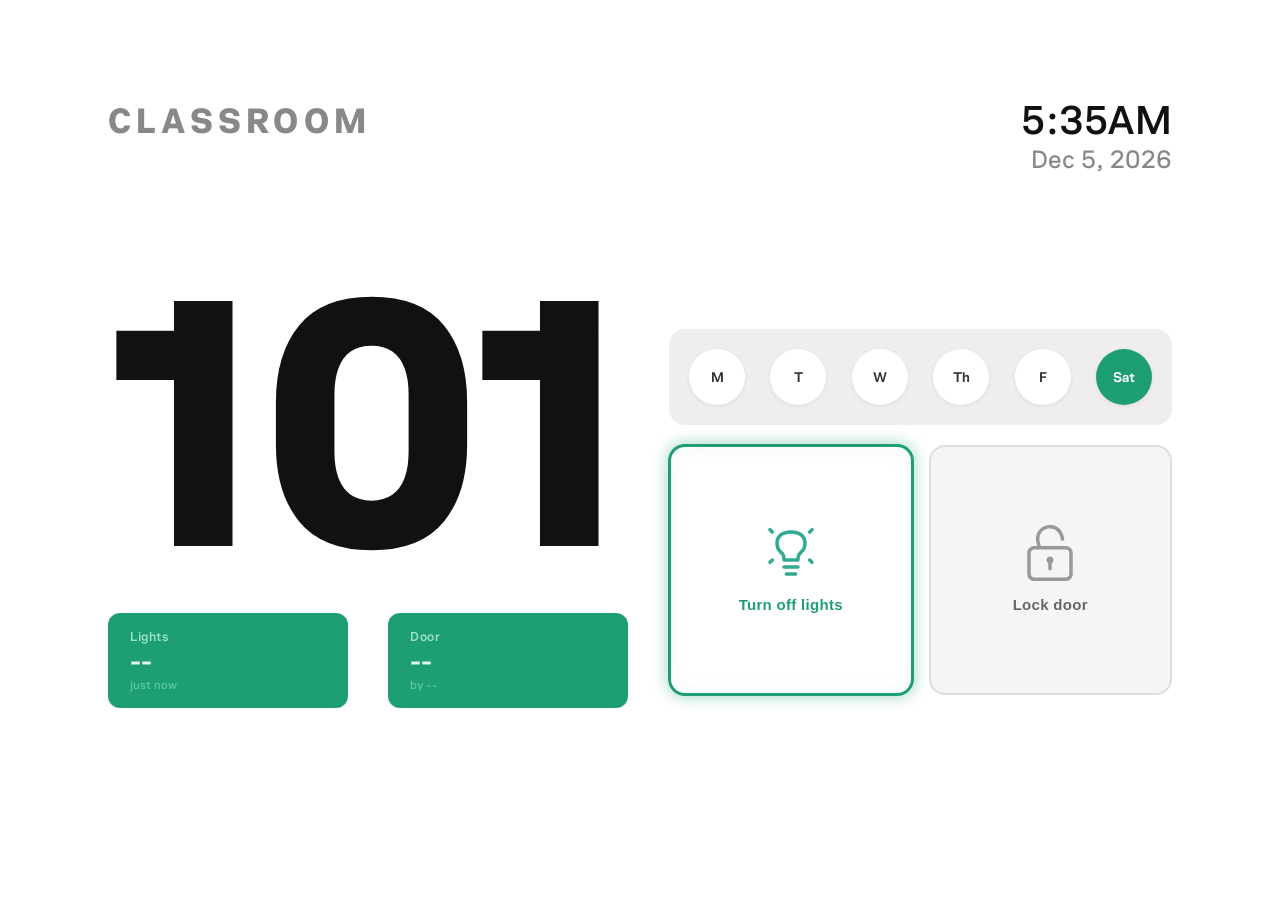
<file: index.html>
<!DOCTYPE html>
<html lang="en">
<head>
  <meta charset="UTF-8" />
  <meta name="viewport" content="width=device-width, initial-scale=1.0" />
  <title>Classroom 101 Control Panel</title>
  <link rel="stylesheet" href="style.css" />
</head>
<body>

  <div class="dash">

    <!-- Top Bar -->
    <div class="top-bar">
      <div class="label-classroom">Classroom</div>
      <div class="time-block">
        <div class="time-display" id="time-display">--:--</div>
        <div class="date-display" id="date-display">--</div>
      </div>
    </div>

    <!-- Main Area -->
    <div class="main-area">

      <!-- Left: Room number + status chips -->
      <div class="left-col">
        <div class="room-number">101</div>
        <div class="status-chips">
          <div class="chip" id="lights-chip">
            <div class="chip-label">Lights</div>
            <div class="chip-value" id="lights-val">--</div>
            <div class="chip-since">for --</div>
          </div>
          <div class="chip" id="door-chip">
            <div class="chip-label">Door</div>
            <div class="chip-value" id="door-val">--</div>
            <div class="chip-by" id="door-by">by --</div>
          </div>
        </div>
      </div>

      <!-- Right: Schedule + control buttons -->
      <div class="right-col">

        <!-- Schedule Section -->
        <div class="schedule-section">
          <div class="day-buttons">
            <button class="day-btn" onclick="showSchedule(event, 'M')">M</button>
            <button class="day-btn" onclick="showSchedule(event, 'T')">T</button>
            <button class="day-btn" onclick="showSchedule(event, 'W')">W</button>
            <button class="day-btn" onclick="showSchedule(event, 'Th')">Th</button>
            <button class="day-btn" onclick="showSchedule(event, 'F')">F</button>
            <button class="day-btn" onclick="showSchedule(event, 'Sat')">Sat</button>
          </div>

          <!-- Schedule Data -->
          <div class="schedule-data" style="display:none">

            <div data-day="M">
              <div data-subject="Mathematics" data-meta="7:00AM – 8:30AM | Prof. Santos"></div>
              <div data-subject="English"     data-meta="9:00AM – 10:00AM | Prof. Reyes"></div>
              <div data-subject="PE"          data-meta="11:00AM – 12:00PM | Prof. Cruz"></div>
            </div>

            <div data-day="T">
              <div data-subject="Science"     data-meta="7:00AM – 8:30AM | Prof. Lim"></div>
              <div data-subject="History"     data-meta="9:00AM – 10:00AM | Prof. Gomez"></div>
              <div data-subject="Art"         data-meta="11:00AM – 12:00PM | Prof. Tan"></div>
              <div data-subject="Music"       data-meta="1:00PM – 2:00PM | Prof. Vega"></div>
            </div>

            <div data-day="W">
              <div data-subject="Mathematics" data-meta="7:00AM – 8:30AM | Prof. Santos"></div>
              <div data-subject="Music"       data-meta="9:00AM – 10:00AM | Prof. Vega"></div>
              <div data-subject="Science"     data-meta="11:00AM – 12:00PM | Prof. Lim"></div>
            </div>

            <div data-day="Th">
              <div data-subject="Microprocessor" data-meta="9:00AM – 10:00AM | Prof. Brenda Maxine"></div>
              <div data-subject="English"        data-meta="10:00AM – 11:00AM | Prof. Reyes"></div>
              <div data-subject="History"        data-meta="1:00PM – 2:00PM | Prof. Gomez"></div>
              <div data-subject="PE"             data-meta="2:00PM – 3:00PM | Prof. Cruz"></div>
            </div>

            <div data-day="F">
              <div data-subject="Art"         data-meta="7:00AM – 8:30AM | Prof. Tan"></div>
              <div data-subject="Mathematics" data-meta="9:00AM – 10:00AM | Prof. Santos"></div>
              <div data-subject="Music"       data-meta="11:00AM – 12:00PM | Prof. Vega"></div>
            </div>

            <div data-day="Sat">
              <div data-subject="Mathematics" data-meta="7:00AM – 8:30AM | Prof. Santos"></div>
            </div>

          </div>

          <div class="schedule-popup" id="schedule-popup">
            <div class="schedule-list" id="schedule-list"></div>
          </div>
        </div>

        <!-- Control Buttons -->
        <div class="control-buttons">
          <button class="ctrl-btn active-light" id="btn-lights"
                  onclick="toggleLights()" aria-label="Toggle lights">
            <img id="btn-lights-icon" class="ctrl-icon" src="assets/light-on.svg" alt="lights icon">
            <div class="ctrl-label" id="btn-lights-label">Turn off lights</div>
          </button>
          <button class="ctrl-btn" id="btn-door"
                  onclick="toggleDoor()" aria-label="Toggle door lock">
            <img id="btn-door-icon" class="ctrl-icon" src="assets/lock-open.svg" alt="lock icon">
            <div class="ctrl-label" id="btn-door-label">Lock door</div>
          </button>
        </div>

      </div>
    </div>

        <!-- RFID Modal -->
    <div class="rfid-overlay" id="rfid-overlay">
      <div class="rfid-popup" id="rfid-popup">
        <div class="rfid-header">
          <span id="rfid-title">Enter RFID to Lock</span>
          <button class="rfid-close" onclick="closeRFID()">✕</button>
        </div>
        <div class="rfid-input-row">
          <input type="text" class="rfid-input" id="rfid-input" placeholder="RFID number" readonly />
          <button class="rfid-clear" onclick="rfidClear()">⌫</button>
        </div>
        <div class="rfid-keyboard">
          <div class="rfid-row">
            <button class="rfid-key" onclick="rfidType('1')">1</button>
            <button class="rfid-key" onclick="rfidType('2')">2</button>
            <button class="rfid-key" onclick="rfidType('3')">3</button>
            <button class="rfid-key" onclick="rfidType('4')">4</button>
            <button class="rfid-key" onclick="rfidType('5')">5</button>
            <button class="rfid-key" onclick="rfidType('6')">6</button>
            <button class="rfid-key" onclick="rfidType('7')">7</button>
            <button class="rfid-key" onclick="rfidType('8')">8</button>
            <button class="rfid-key" onclick="rfidType('9')">9</button>
            <button class="rfid-key" onclick="rfidType('0')">0</button>
          </div>
          <div class="rfid-row">
            <button class="rfid-key" onclick="rfidType('a')">a</button>
            <button class="rfid-key" onclick="rfidType('b')">b</button>
            <button class="rfid-key" onclick="rfidType('c')">c</button>
            <button class="rfid-key" onclick="rfidType('d')">d</button>
            <button class="rfid-key" onclick="rfidType('e')">e</button>
            <button class="rfid-key" onclick="rfidType('f')">f</button>
            <button class="rfid-key" onclick="rfidType('g')">g</button>
            <button class="rfid-key" onclick="rfidType('h')">h</button>
            <button class="rfid-key" onclick="rfidType('i')">i</button>
            <button class="rfid-key" onclick="rfidType('j')">j</button>
          </div>
          <div class="rfid-row">
            <button class="rfid-key" onclick="rfidType('k')">k</button>
            <button class="rfid-key" onclick="rfidType('l')">l</button>
            <button class="rfid-key" onclick="rfidType('m')">m</button>
            <button class="rfid-key" onclick="rfidType('n')">n</button>
            <button class="rfid-key" onclick="rfidType('o')">o</button>
            <button class="rfid-key" onclick="rfidType('p')">p</button>
            <button class="rfid-key" onclick="rfidType('q')">q</button>
            <button class="rfid-key" onclick="rfidType('r')">r</button>
            <button class="rfid-key" onclick="rfidType('s')">s</button>
            <button class="rfid-key" onclick="rfidType('t')">t</button>
          </div>
          <div class="rfid-row">
            <button class="rfid-key" onclick="rfidType('u')">u</button>
            <button class="rfid-key" onclick="rfidType('v')">v</button>
            <button class="rfid-key" onclick="rfidType('w')">w</button>
            <button class="rfid-key" onclick="rfidType('x')">x</button>
            <button class="rfid-key" onclick="rfidType('y')">y</button>
            <button class="rfid-key" onclick="rfidType('z')">z</button>
          </div>
          <div class="rfid-row">
            <button class="rfid-key rfid-submit" onclick="rfidSubmit()">Confirm</button>
          </div>
        </div>
      </div>
    </div>
  </div>

  <script src="script.js"></script>
</body>
</html>
</file>
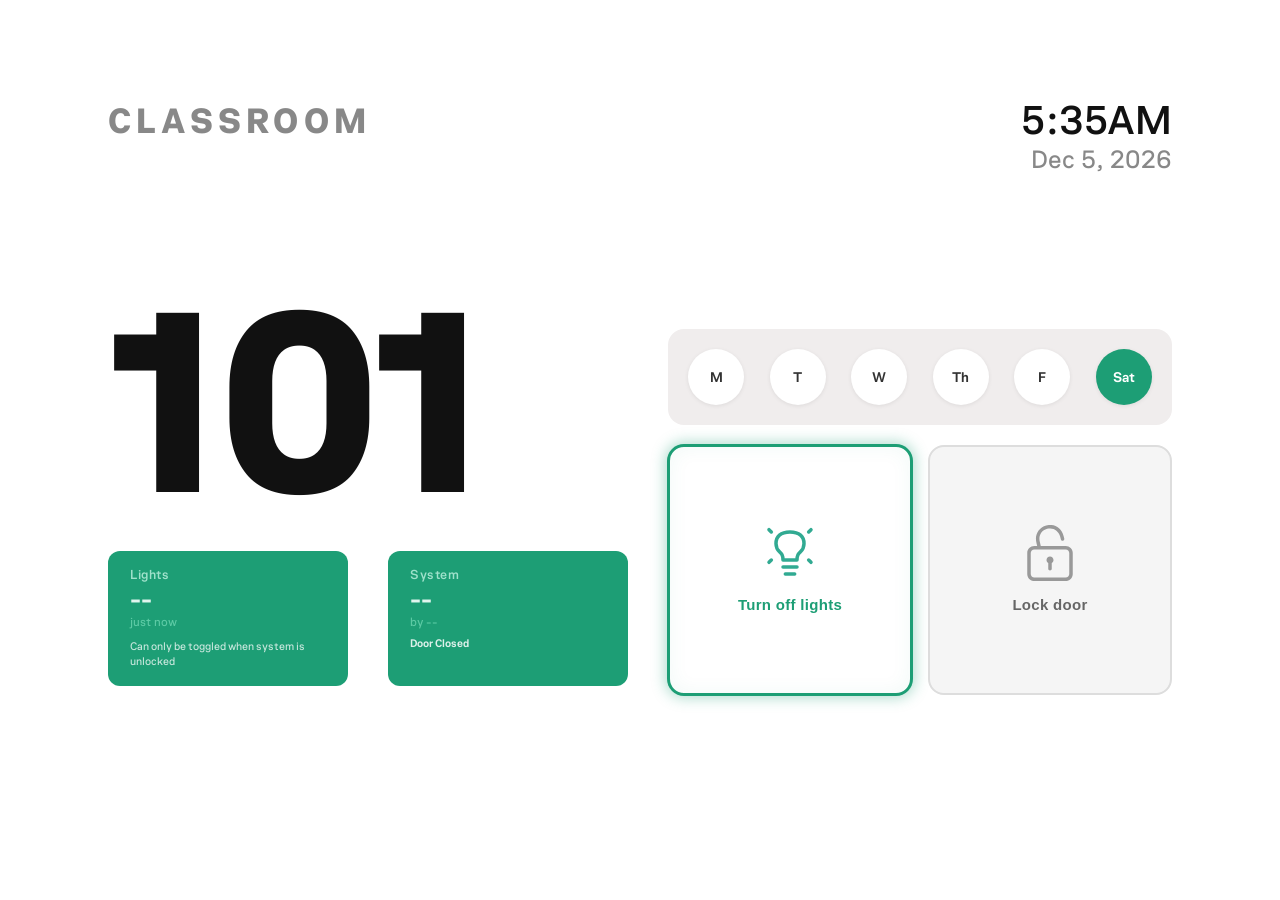
<file: data/index.html>
<!DOCTYPE html>
<html lang="en">

<head>
  <meta charset="UTF-8" />
  <meta name="viewport" content="width=device-width, initial-scale=1.0" />
  <title>Classroom 101 Control Panel</title>
  <link rel="stylesheet" href="style.css" />
</head>

<body>

  <div class="dash">

    <!-- Top Bar -->
    <div class="top-bar">
      <div class="label-classroom">Classroom</div>
      <div class="time-block">
        <div class="time-display" id="time-display">--:--</div>
        <div class="date-display" id="date-display">--</div>
      </div>
    </div>

    <!-- Main Area -->
    <div class="main-area">

      <!-- Left: Room number + status chips -->
      <div class="left-col">
        <div class="room-number">101</div>
        <div class="status-chips">
          <div class="chip" id="lights-chip">
            <div class="chip-label">Lights</div>
            <div class="chip-value" id="lights-val">--</div>
            <div class="chip-since">for --</div>
            <div class="chip-reminder" id="lights-reminder">
              Can only be toggled when system is unlocked
            </div>
          </div>
          <div class="chip" id="door-chip">
            <div class="chip-label">System</div>
            <div class="chip-value" id="door-val">--</div>
            <div class="chip-by" id="door-by">by --</div>
            <div class="chip-door-status" id="door-status">
              Door Closed
            </div>
          </div>
        </div>
      </div>

      <!-- Right: Schedule + control buttons -->
      <div class="right-col">

        <!-- Schedule Section -->
        <div class="schedule-section">
          <div class="day-buttons">
            <button class="day-btn" onclick="showSchedule(event, 'M')">M</button>
            <button class="day-btn" onclick="showSchedule(event, 'T')">T</button>
            <button class="day-btn" onclick="showSchedule(event, 'W')">W</button>
            <button class="day-btn" onclick="showSchedule(event, 'Th')">Th</button>
            <button class="day-btn" onclick="showSchedule(event, 'F')">F</button>
            <button class="day-btn" onclick="showSchedule(event, 'Sat')">Sat</button>
          </div>

          <!-- Schedule Data -->
          <div class="schedule-data" style="display:none">

            <div data-day="M">
              <div data-subject="Mathematics" data-meta="7:00AM – 8:30AM | Prof. Santos"></div>
              <div data-subject="English" data-meta="9:00AM – 10:00AM | Prof. Reyes"></div>
              <div data-subject="PE" data-meta="11:00AM – 12:00PM | Prof. Cruz"></div>
            </div>

            <div data-day="T">
              <div data-subject="Science" data-meta="7:00AM – 8:30AM | Prof. Lim"></div>
              <div data-subject="History" data-meta="9:00AM – 10:00AM | Prof. Gomez"></div>
              <div data-subject="Art" data-meta="11:00AM – 12:00PM | Prof. Tan"></div>
              <div data-subject="Music" data-meta="1:00PM – 2:00PM | Prof. Vega"></div>
            </div>

            <div data-day="W">
              <div data-subject="Mathematics" data-meta="7:00AM – 8:30AM | Prof. Santos"></div>
              <div data-subject="Music" data-meta="9:00AM – 10:00AM | Prof. Vega"></div>
              <div data-subject="Science" data-meta="11:00AM – 12:00PM | Prof. Lim"></div>
            </div>

            <div data-day="Th">
              <div data-subject="Microprocessor" data-meta="9:00AM – 10:00AM | Prof. Brenda Maxine"></div>
              <div data-subject="English" data-meta="10:00AM – 11:00AM | Prof. Reyes"></div>
              <div data-subject="History" data-meta="1:00PM – 2:00PM | Prof. Gomez"></div>
              <div data-subject="PE" data-meta="2:00PM – 3:00PM | Prof. Cruz"></div>
            </div>

            <div data-day="F">
              <div data-subject="Art" data-meta="7:00AM – 8:30AM | Prof. Tan"></div>
              <div data-subject="Mathematics" data-meta="9:00AM – 10:00AM | Prof. Santos"></div>
              <div data-subject="Music" data-meta="11:00AM – 12:00PM | Prof. Vega"></div>
            </div>

            <div data-day="Sat">
              <div data-subject="Mathematics" data-meta="7:00AM – 8:30AM | Prof. Santos"></div>
            </div>

          </div>

          <div class="schedule-popup" id="schedule-popup">
            <div class="schedule-list" id="schedule-list"></div>
          </div>
        </div>

        <!-- Control Buttons -->
        <div class="control-buttons">
          <button class="ctrl-btn active-light" id="btn-lights" onclick="toggleLights()" aria-label="Toggle lights">
            <img id="btn-lights-icon" class="ctrl-icon" src="assets/light-on.svg" alt="lights icon">
            <div class="ctrl-label" id="btn-lights-label">Turn off lights</div>
          </button>
          <button class="ctrl-btn" id="btn-door" onclick="toggleDoor()" aria-label="Toggle door lock">
            <img id="btn-door-icon" class="ctrl-icon" src="assets/lock-open.svg" alt="lock icon">
            <div class="ctrl-label" id="btn-door-label">Lock door</div>
          </button>
        </div>

      </div>
    </div>

    <!-- RFID Modal -->
    <div class="rfid-overlay" id="rfid-overlay">
      <div class="rfid-popup" id="rfid-popup">
        <div class="rfid-header">
          <span id="rfid-title">Enter RFID to Lock</span>
          <button class="rfid-close" onclick="closeRFID()">✕</button>
        </div>
        <div class="rfid-input-row">
          <input type="text" class="rfid-input" id="rfid-input" placeholder="RFID number" readonly />
          <button class="rfid-clear" onclick="rfidClear()">⌫</button>
        </div>
        <div class="rfid-keyboard">
          <div class="rfid-row">
            <button class="rfid-key" onclick="rfidType('1')">1</button>
            <button class="rfid-key" onclick="rfidType('2')">2</button>
            <button class="rfid-key" onclick="rfidType('3')">3</button>
            <button class="rfid-key" onclick="rfidType('4')">4</button>
            <button class="rfid-key" onclick="rfidType('5')">5</button>
            <button class="rfid-key" onclick="rfidType('6')">6</button>
            <button class="rfid-key" onclick="rfidType('7')">7</button>
            <button class="rfid-key" onclick="rfidType('8')">8</button>
            <button class="rfid-key" onclick="rfidType('9')">9</button>
            <button class="rfid-key" onclick="rfidType('0')">0</button>
          </div>
          <div class="rfid-row">
            <button class="rfid-key" onclick="rfidType('a')">a</button>
            <button class="rfid-key" onclick="rfidType('b')">b</button>
            <button class="rfid-key" onclick="rfidType('c')">c</button>
            <button class="rfid-key" onclick="rfidType('d')">d</button>
            <button class="rfid-key" onclick="rfidType('e')">e</button>
            <button class="rfid-key" onclick="rfidType('f')">f</button>
            <button class="rfid-key" onclick="rfidType('g')">g</button>
            <button class="rfid-key" onclick="rfidType('h')">h</button>
            <button class="rfid-key" onclick="rfidType('i')">i</button>
            <button class="rfid-key" onclick="rfidType('j')">j</button>
          </div>
          <div class="rfid-row">
            <button class="rfid-key" onclick="rfidType('k')">k</button>
            <button class="rfid-key" onclick="rfidType('l')">l</button>
            <button class="rfid-key" onclick="rfidType('m')">m</button>
            <button class="rfid-key" onclick="rfidType('n')">n</button>
            <button class="rfid-key" onclick="rfidType('o')">o</button>
            <button class="rfid-key" onclick="rfidType('p')">p</button>
            <button class="rfid-key" onclick="rfidType('q')">q</button>
            <button class="rfid-key" onclick="rfidType('r')">r</button>
            <button class="rfid-key" onclick="rfidType('s')">s</button>
            <button class="rfid-key" onclick="rfidType('t')">t</button>
          </div>
          <div class="rfid-row">
            <button class="rfid-key" onclick="rfidType('u')">u</button>
            <button class="rfid-key" onclick="rfidType('v')">v</button>
            <button class="rfid-key" onclick="rfidType('w')">w</button>
            <button class="rfid-key" onclick="rfidType('x')">x</button>
            <button class="rfid-key" onclick="rfidType('y')">y</button>
            <button class="rfid-key" onclick="rfidType('z')">z</button>
          </div>
          <div class="rfid-row">
            <button class="rfid-key rfid-submit" onclick="rfidSubmit()">Confirm</button>
          </div>
        </div>
      </div>
    </div>
  </div>

  <script src="script.js"></script>
</body>

</html>
</file>
<file: style.css>
@font-face {
  font-family: 'Akt';
  src: url(assets/Akt-font.ttf) format('truetype');
}

* {
  box-sizing: border-box;
  margin: 0;
  padding: 0;
}

html, body {
  height: 100%;
  width: 100%;
}

body {
  background: #ffffff;
  font-family: 'Akt', sans-serif;
}

.dash {
  background: #ffffff;
  padding: 100px 108px;
  width: 100%;
  height: 100vh;
  display: flex;
  flex-direction: column;
}

/* ── Top Bar ── */
.top-bar {
  display: flex;
  justify-content: space-between;
  align-items: flex-start;
  margin-bottom: 0;
}

.label-classroom {
  font-weight: 800;
  font-size: 35px;
  letter-spacing: 0.14em;
  color: #888;
  text-transform: uppercase;
}

.time-block { text-align: right; }

.time-display {
  font-size: 40px;
  font-weight: 500;
  color: #111;
  line-height: 1;
}

.date-display {
  font-size: 25px;
  color: #888;
  margin-top: 4px;
}

/* ── Main Grid ── */
.main-area {
  display: grid;
  grid-template-columns: 1fr 1fr;
  gap: 40px;
  align-items: center;
  flex: 1;
}

/* ── Room Number ── */
.room-number {
  font-size: 350px;
  font-weight: 800;
  line-height: 0.9;
  color: #111;
  letter-spacing: -6px;
  margin-bottom: 32px;
}

/* ── Status Chips ── */
.status-chips { display: flex; gap: 40px; }

.chip {
  background: #1D9E75;
  width: 240px;
  border-radius: 12px;
  padding: 16px 22px;
  min-width: 140px;
  transition: background 0.2s;
}
.chip.off    { background: #5F5E5A; }
.chip.locked { background: #a51818; }

.chip-label {
  font-size: 13px;
  color: #9FE1CB;
  font-weight: 500;
  letter-spacing: 0.04em;
  margin-bottom: 4px;
}
.chip.off    .chip-label { color: #B4B2A9; }
.chip.locked .chip-label { color: #f4b4b4; }

.chip-value {
  font-size: 24px;
  font-weight: 700;
  color: #E1F5EE;
  line-height: 1.1;
}
.chip.off    .chip-value { color: #F1EFE8; }
.chip.locked .chip-value { color: #fde8e8; }

.chip-since, .chip-by { font-size: 12px; color: #5DCAA5; margin-top: 3px; }
.chip.off    .chip-since { color: #B4B2A9; }
.chip.locked .chip-by { color: #f4b4b4; }

/* ── Right Column ── */
.right-col { display: flex; flex-direction: column; gap: 20px; }

/* ── Schedule Section ── */
.schedule-section {
  position: relative;
  background: #f0eded;
  border-radius: 16px;
  padding: 20px;
  margin-top: 50px;
}

.day-buttons {
  display: flex;
  gap: 10px;
  justify-content: space-between;
}

.day-btn {
  background: #fff;
  border: none;
  border-radius: 50%;
  width: 56px;
  height: 56px;
  font-size: 14px;
  font-weight: 600;
  color: #333;
  cursor: pointer;
  font-family: 'Akt', sans-serif;
  transition: background 0.15s, color 0.15s;
  box-shadow: 0 1px 4px rgba(0,0,0,0.08);
}

.day-btn:hover { background: #e8e8e8; }

.day-btn.active {
  background: #1D9E75;
  color: #fff;
}

/* ── Schedule Popup (floats, doesn't affect layout) ── */
.schedule-popup {
  display: none;
  position: absolute;
  top: calc(100% + 8px);
  z-index: 50;
  background: #fff;
  border-radius: 12px;
  padding: 12px;
  max-height: 220px;
  width:250px;
  overflow-y: auto;
  box-shadow: 0 8px 24px rgba(0,0,0,0.14);
  flex-direction: column;
  gap: 8px;
}

.schedule-popup.open {
  display: flex;
}

.schedule-list {
  display: flex;
  flex-direction: column;
  gap: 8px;
}

.schedule-item {
  display: flex;
  flex-direction: column;
  padding: 10px 14px;
  gap: 3px;
  border-radius: 8px;
  background: #f5f5f5;   
}

.schedule-subject {
  font-size: 14px;
  font-weight: 700;
  color: #111;        
}

.schedule-meta {
  font-size: 11px;
  color: #888;          
}

/* ── Control Buttons ── */
.control-buttons { display: grid; grid-template-columns: 1fr 1fr; gap: 16px; }

.ctrl-btn {
  background: #f5f5f5;
  border: 2px solid #ddd;
  border-radius: 16px;
  height: 250px;
  padding: 36px 20px;
  display: flex;
  flex-direction: column;
  align-items: center;
  justify-content: center;
  gap: 14px;
  cursor: pointer;
  transition: background 0.2s, border-color 0.2s, box-shadow 0.2s, transform 0.1s;
  width: 100%;
}

.ctrl-btn:hover  { background: #ebebeb; border-color: #bbb; }
.ctrl-btn:active { transform: scale(0.97); }

.ctrl-btn.active-light,
.ctrl-btn.active-locked {
  background: #ffffff;
  border: 2px solid #1D9E75;
  box-shadow:
    0 0 0 1px #1D9E75,
    0 0 14px 3px rgba(29, 158, 117, 0.35),
    inset 0 0 20px rgba(29, 158, 117, 0.06);
}

.ctrl-icon {
  width: 56px;
  height: 56px;
  filter: invert(60%);
}

.ctrl-btn.active-light  .ctrl-icon,
.ctrl-btn.active-locked .ctrl-icon {
  filter: invert(52%) sepia(60%) saturate(400%) hue-rotate(118deg) brightness(95%);
}

.ctrl-label {
  font-size: 15px;
  font-weight: 600;
  color: #666;
  letter-spacing: 0.02em;
  text-align: center;
  line-height: 1.3;
}

.ctrl-btn.active-light  .ctrl-label,
.ctrl-btn.active-locked .ctrl-label { color: #1D9E75; }

/* ── RFID Modal ── */
.rfid-overlay {
  display: none;
  position: fixed;
  inset: 0;
  background: rgba(0,0,0,0.35);
  z-index: 200;
  justify-content: center;
  align-items: center;
}

.rfid-overlay.open {
  display: flex;
}

.rfid-popup {
  background: #fff;
  border-radius: 16px;
  padding: 24px;
  width: 450px;
  box-shadow: 0 12px 40px rgba(0,0,0,0.18);
  display: flex;
  flex-direction: column;
  gap: 16px;
}

.rfid-header {
  display: flex;
  justify-content: space-between;
  align-items: center;
}

.rfid-header span {
  font-size: 16px;
  font-weight: 700;
  color: #111;
}

.rfid-close {
  background: none;
  border: none;
  font-size: 16px;
  color: #aaa;
  cursor: pointer;
}

.rfid-close:hover { color: #333; }

.rfid-input-row {
  display: flex;
  gap: 8px;
  align-items: center;
}

.rfid-input {
  flex: 1;
  border: 1.5px solid #ddd;
  border-radius: 8px;
  padding: 10px 14px;
  font-size: 16px;
  font-family: 'Akt', sans-serif;
  color: #111;
  background: #f9f9f9;
  outline: none;
  letter-spacing: 0.08em;
}

.rfid-input:focus { border-color: #1D9E75; }

.rfid-clear {
  background: #f5f5f5;
  border: 1.5px solid #ddd;
  border-radius: 8px;
  padding: 10px 14px;
  font-size: 16px;
  cursor: pointer;
  color: #555;
  transition: background 0.15s;
}

.rfid-clear:hover { background: #e8e8e8; }

/* ── Keyboard ── */
.rfid-keyboard {
  display: flex;
  flex-direction: column;
  gap: 8px;
}

.rfid-row {
  display: flex;
  gap: 6px;
  justify-content: center;
  flex-wrap: wrap;
}

.rfid-key {
  background: #f5f5f5;
  border: 1px solid #ddd;
  border-radius: 8px;
  width: 32px;
  height: 36px;
  font-size: 13px;
  font-weight: 600;
  color: #333;
  cursor: pointer;
  font-family: 'Akt', sans-serif;
  transition: background 0.1s, transform 0.1s;
}

.rfid-key:hover  { background: #e8e8e8; }
.rfid-key:active { transform: scale(0.93); }

.rfid-submit {
  width: auto;
  padding: 0 32px;
  background: #1D9E75;
  color: #fff;
  border-color: #1D9E75;
  font-size: 14px;
  height: 38px;
}

.rfid-submit:hover { background: #178a63; }

/* ── RFID Error State ── */
@keyframes wiggle {
  0%   { transform: translateX(0); }
  15%  { transform: translateX(-8px); }
  30%  { transform: translateX(8px); }
  45%  { transform: translateX(-6px); }
  60%  { transform: translateX(6px); }
  75%  { transform: translateX(-3px); }
  90%  { transform: translateX(3px); }
  100% { transform: translateX(0); }
}

.rfid-popup.error {
  outline: 2px solid #e53935;
  box-shadow: 0 0 0 1px #e53935,
              0 12px 40px rgba(0,0,0,0.18),
              0 0 14px 3px rgba(229, 57, 53, 0.25);
  animation: wiggle 0.5s ease;
}
</file>
<file: data/style.css>
@font-face {
  font-family: 'Akt';
  src: url(assets/Akt-font.ttf) format('truetype');
}

* {
  box-sizing: border-box;
  margin: 0;
  padding: 0;
}

html,
body {
  height: 100%;
  width: 100%;
}

body {
  background: #ffffff;
  font-family: 'Akt', sans-serif;
}

.dash {
  background: #ffffff;
  padding: 100px 108px;
  width: 100%;
  height: 100vh;
  display: flex;
  flex-direction: column;
}

/* ── Top Bar ── */
.top-bar {
  display: flex;
  justify-content: space-between;
  align-items: flex-start;
  margin-bottom: 0;
}

.label-classroom {
  font-weight: 800;
  font-size: clamp(18px, 4vw, 35px);
  letter-spacing: 0.14em;
  color: #888;
  text-transform: uppercase;
}

.time-block {
  text-align: right;
}

.time-display {
  font-size: 40px;
  font-weight: 500;
  color: #111;
  line-height: 1;
}

.date-display {
  font-size: 25px;
  color: #888;
  margin-top: 4px;
}

/* ── Main Grid ── */
.main-area {
  display: grid;
  grid-template-columns: 1fr 1fr;
  gap: 40px;
  align-items: center;
  flex: 1;
}

/* ── Room Number ── */
.room-number {
  font-size: clamp(100px, 20vw, 350px);
  font-weight: 800;
  line-height: 0.9;
  color: #111;
  letter-spacing: -6px;
  margin-bottom: 32px;
}

/* ── Status Chips ── */
.status-chips {
  display: flex;
  gap: 40px;
}

.chip {
  background: #1D9E75;
  width: 240px;
  border-radius: 12px;
  padding: 16px 22px;
  min-width: 140px;
  transition: background 0.2s;
}

.chip.off {
  background: #5F5E5A;
}

.chip.locked {
  background: #a51818;
}

.chip-label {
  font-size: 13px;
  color: #9FE1CB;
  font-weight: 500;
  letter-spacing: 0.04em;
  margin-bottom: 4px;
}

.chip.off .chip-label {
  color: #B4B2A9;
}

.chip.locked .chip-label {
  color: #f4b4b4;
}

.chip-value {
  font-size: 24px;
  font-weight: 700;
  color: #E1F5EE;
  line-height: 1.1;
}

.chip.off .chip-value {
  color: #F1EFE8;
}

.chip.locked .chip-value {
  color: #fde8e8;
}

.chip-since,
.chip-by {
  font-size: 12px;
  color: #5DCAA5;
  margin-top: 3px;
}

.chip.off .chip-since {
  color: #B4B2A9;
}

.chip.locked .chip-by {
  color: #f4b4b4;
}

/* ── Right Column ── */
.right-col {
  display: flex;
  flex-direction: column;
  gap: 20px;
}

/* ── Schedule Section ── */
.schedule-section {
  position: relative;
  background: #f0eded;
  border-radius: 16px;
  padding: 20px;
  margin-top: 50px;
}

.day-buttons {
  display: flex;
  gap: 10px;
  justify-content: space-between;
}

.day-btn {
  background: #fff;
  border: none;
  border-radius: 50%;
  width: 56px;
  height: 56px;
  font-size: 14px;
  font-weight: 600;
  color: #333;
  cursor: pointer;
  font-family: 'Akt', sans-serif;
  transition: background 0.15s, color 0.15s;
  box-shadow: 0 1px 4px rgba(0, 0, 0, 0.08);
}

.day-btn:hover {
  background: #e8e8e8;
}

.day-btn.active {
  background: #1D9E75;
  color: #fff;
}

/* ── Schedule Popup (floats, doesn't affect layout) ── */
.schedule-popup {
  display: none;
  position: absolute;
  top: calc(100% + 8px);
  z-index: 50;
  background: #fff;
  border-radius: 12px;
  padding: 12px;
  max-height: 220px;
  width: 250px;
  overflow-y: auto;
  box-shadow: 0 8px 24px rgba(0, 0, 0, 0.14);
  flex-direction: column;
  gap: 8px;
}

.schedule-popup.open {
  display: flex;
}

.schedule-list {
  display: flex;
  flex-direction: column;
  gap: 8px;
}

.schedule-item {
  display: flex;
  flex-direction: column;
  padding: 10px 14px;
  gap: 3px;
  border-radius: 8px;
  background: #f5f5f5;
}

.schedule-subject {
  font-size: 14px;
  font-weight: 700;
  color: #111;
}

.schedule-meta {
  font-size: 11px;
  color: #888;
}

/* ── Control Buttons ── */
.control-buttons {
  display: grid;
  grid-template-columns: 1fr 1fr;
  gap: 16px;
}

.ctrl-btn {
  background: #f5f5f5;
  border: 2px solid #ddd;
  border-radius: 16px;
  height: 250px;
  padding: 36px 20px;
  display: flex;
  flex-direction: column;
  align-items: center;
  justify-content: center;
  gap: 14px;
  cursor: pointer;
  transition: background 0.2s, border-color 0.2s, box-shadow 0.2s, transform 0.1s;
  width: 100%;
}

.ctrl-btn:hover {
  background: #ebebeb;
  border-color: #bbb;
}

.ctrl-btn:active {
  transform: scale(0.97);
}

.ctrl-btn.active-light,
.ctrl-btn.active-locked {
  background: #ffffff;
  border: 2px solid #1D9E75;
  box-shadow:
    0 0 0 1px #1D9E75,
    0 0 14px 3px rgba(29, 158, 117, 0.35),
    inset 0 0 20px rgba(29, 158, 117, 0.06);
}

.ctrl-icon {
  width: 56px;
  height: 56px;
  filter: invert(60%);
}

.ctrl-btn.active-light .ctrl-icon,
.ctrl-btn.active-locked .ctrl-icon {
  filter: invert(52%) sepia(60%) saturate(400%) hue-rotate(118deg) brightness(95%);
}

.ctrl-label {
  font-size: 15px;
  font-weight: 600;
  color: #666;
  letter-spacing: 0.02em;
  text-align: center;
  line-height: 1.3;
}

.ctrl-btn.active-light .ctrl-label,
.ctrl-btn.active-locked .ctrl-label {
  color: #1D9E75;
}

.chip-reminder {
  margin-top: 10px;
  font-size: 11px;
  line-height: 1.4;
  color: rgba(255,255,255,0.75);
}

.chip-door-status {
  margin-top: 8px;
  font-size: 11px;
  font-weight: 600;
  color: rgba(255,255,255,0.85);
}

/* ── RFID Modal ── */
.rfid-overlay {
  display: none;
  position: fixed;
  inset: 0;
  background: rgba(0, 0, 0, 0.35);
  z-index: 200;
  justify-content: center;
  align-items: center;
}

.rfid-overlay.open {
  display: flex;
}

.rfid-popup {
  background: #fff;
  border-radius: 16px;
  padding: 24px;
  width: 450px;
  max-width:95vw;
  overflow:auto;
  box-shadow: 0 12px 40px rgba(0, 0, 0, 0.18);
  display: flex;
  flex-direction: column;
  gap: 16px;
}

.rfid-header {
  display: flex;
  justify-content: space-between;
  align-items: center;
}

.rfid-header span {
  font-size: 16px;
  font-weight: 700;
  color: #111;
}

.rfid-close {
  background: none;
  border: none;
  font-size: 16px;
  color: #aaa;
  cursor: pointer;
}

.rfid-close:hover {
  color: #333;
}

.rfid-input-row {
  display: flex;
  gap: 8px;
  align-items: center;
}

.rfid-input {
  flex: 1;
  border: 1.5px solid #ddd;
  border-radius: 8px;
  padding: 10px 14px;
  font-size: 16px;
  font-family: 'Akt', sans-serif;
  color: #111;
  background: #f9f9f9;
  outline: none;
  letter-spacing: 0.08em;
}

.rfid-input:focus {
  border-color: #1D9E75;
}

.rfid-clear {
  background: #f5f5f5;
  border: 1.5px solid #ddd;
  border-radius: 8px;
  padding: 10px 14px;
  font-size: 16px;
  cursor: pointer;
  color: #555;
  transition: background 0.15s;
}

.rfid-clear:hover {
  background: #e8e8e8;
}

/* ── Keyboard ── */
.rfid-keyboard {
  display: flex;
  flex-direction: column;
  gap: 8px;
  min-width:340px;
}

.rfid-row {
  display: flex;
  gap: 6px;
  justify-content: center;
  flex-wrap: nowrap;
}

.rfid-key {
  background: #f5f5f5;
  border: 1px solid #ddd;
  border-radius: 8px;
  width: 32px;
  height: 36px;
  font-size: 13px;
  font-weight: 600;
  color: #333;
  cursor: pointer;
  font-family: 'Akt', sans-serif;
  transition: background 0.1s, transform 0.1s;
}

.rfid-key:hover {
  background: #e8e8e8;
}

.rfid-key:active {
  transform: scale(0.93);
}

.rfid-submit {
  width: auto;
  padding: 0 32px;
  background: #1D9E75;
  color: #fff;
  border-color: #1D9E75;
  font-size: 14px;
  height: 38px;
}

.rfid-submit:hover {
  background: #178a63;
}

/* ── RFID Error State ── */
@keyframes wiggle {
  0% {
    transform: translateX(0);
  }

  15% {
    transform: translateX(-8px);
  }

  30% {
    transform: translateX(8px);
  }

  45% {
    transform: translateX(-6px);
  }

  60% {
    transform: translateX(6px);
  }

  75% {
    transform: translateX(-3px);
  }

  90% {
    transform: translateX(3px);
  }

  100% {
    transform: translateX(0);
  }
}

.rfid-popup.error {
  outline: 2px solid #e53935;
  box-shadow: 0 0 0 1px #e53935,
    0 12px 40px rgba(0, 0, 0, 0.18),
    0 0 14px 3px rgba(229, 57, 53, 0.25);
  animation: wiggle 0.5s ease;
}

/* ── Tablet (1024px and below) ── */
@media (max-width:1024px) {
  .dash {
    padding: 50px 50px;
  }

  .main-area {
    gap: 25px;
  }

  .status-chips {
    gap: 20px;
    flex-wrap: wrap;
  }

  .chip {
    width: 180px;
  }

  .ctrl-btn {
    height: 200px;
  }

  .label-classroom {
    font-size: 28px;
  }

  .time-display {
    font-size: 32px;
  }

  .date-display {
    font-size: 20px;
  }

}


/* ── Phone (768px and below) ── */
@media (max-width:768px) {
  .dash {
    padding: 25px;
    height: auto;
  }

  .top-bar {
    flex-direction: column;
    gap: 20px;
  }

  .time-block {
    text-align: left;
  }

  .main-area {
    grid-template-columns: 1fr;
    gap: 30px;
  }

  .status-chips {
    flex-direction: column;
    gap: 15px;
  }

  .chip {
    width: 100%;
  }

  .control-buttons {
    grid-template-columns: 1fr;
  }

  .ctrl-btn {
    height: 150px;
  }

  .day-buttons {
    flex-wrap: wrap;
    justify-content: center;
  }

  .day-btn {
    width: 46px;
    height: 46px;
  }

  .label-classroom {
    font-size: 24px;
  }

  .time-display {
    font-size: 28px;
  }

  .date-display {
    font-size: 18px;
  }

}

/* ── Small phones (480px and below) ── */
@media (max-width:480px) {
  .room-number {
    text-align:center;
  }

  .ctrl-btn {
    height: 120px;
    padding: 20px;
  }

  .ctrl-icon {
    width: 40px;
    height: 40px;
  }

  .ctrl-label {
    font-size: 13px;
  }

  .label-classroom {
    font-size: 18px;
  }

  .time-display {
    font-size: 22px;
  }

  .date-display {
    font-size: 15px;
  }

  .chip-value {
    font-size: 18px;
  }

}
</file>
